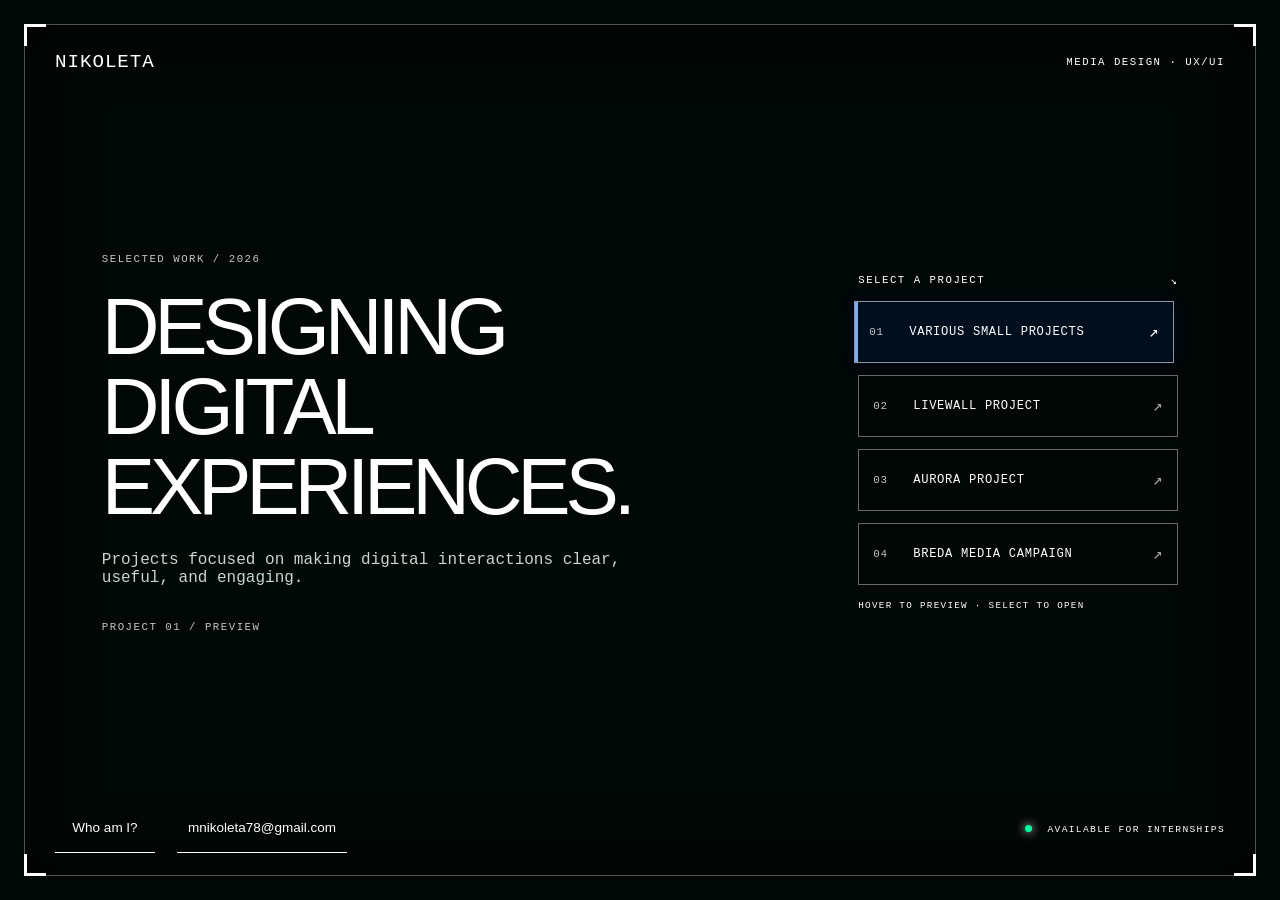
<file: index.html>
<!DOCTYPE html>
<html lang="en">
<head>
  <meta charset="UTF-8">
  <meta name="viewport" content="width=device-width, initial-scale=1.0">
  <meta name="description" content="Media Design and UX/UI portfolio.">
  <title>Nikoleta</title>
  <!-- <link rel="stylesheet" href="every-style.css"> -->
  <link rel="stylesheet" href="./homepage_only/style.css">
</head>
<body>
  <div class="site-shell">
    <!-- Full-screen video layer. JavaScript changes the source on project hover. -->
    <div class="cinematic-bg" aria-hidden="true">
      <video id="background-video" class="video-layer is-visible"
            muted loop playsinline preload="metadata"></video>
      <video id="background-video-next" class="video-layer"
            muted loop playsinline preload="metadata"></video>
    </div>


    <!-- Decorative overlay layers: subtle scanlines and dark gradient for legibility. -->
    <div class="scanlines" aria-hidden="true"></div>
    <div class="screen-shade" aria-hidden="true"></div>

    <!-- HUD frame and corner brackets. -->
    <main class="hud-frame">
      <span class="bracket tl" aria-hidden="true"></span>
      <span class="bracket tr" aria-hidden="true"></span>
      <span class="bracket bl" aria-hidden="true"></span>
      <span class="bracket br" aria-hidden="true"></span>

      <!-- Header -->
      <header class="site-header">
        <a class="wordmark" href="./index.html">NIKOLETA</a>
        <p class="header-note">MEDIA DESIGN · UX/UI</p>
      </header>

      <section class="home-layout" aria-label="Portfolio homepage">
        <!-- Main title changes to match the project currently being previewed. -->
        <div class="hero-copy" id="hero-copy" aria-live="polite">
          <p class="eyebrow">SELECTED WORK / 2026</p>
          <h1 id="project-title">Designing thoughtful digital experiences.</h1>
          <p class="hero-description" id="project-description">
            I create intuitive interfaces and visual experiences, combining user-centered design with a technical understanding of digital products.
          </p>
          <p class="project-status" id="project-status">PORTFOLIO / OVERVIEW</p>
        </div>

        <!-- Project navigation.
             ACTION: Change each title, description, href, and video path to your own.
             The href should point to each project's future HTML page. -->
        <nav class="project-navigation" aria-label="Projects">
          <p class="nav-heading">SELECT A PROJECT <span>↘</span></p>
          <ul class="project-list">
            
            <!-- DIGITAL DESIGN EXP -->
            <li style="--i: 1">
              <a class="project-button is-active"
                 href="../project_page_template_v2/project-1.html"
                 data-number="01"
                 
                 data-title="Designing digital experiences."
                 data-description="Projects focused on making digital interactions clear, useful, and engaging."
                 data-video="./homepage_only/videos/project-idk5.mp4"
                 aria-current="true">
                <span class="button-index">01</span>
                <span class="button-label">Various Small Projects</span>
                <span class="button-arrow" aria-hidden="true">↗</span>
              </a>
            </li>

            <!-- VISUAL STORIES WITH PURPOSE -->
            <li style="--i: 2">
              <a class="project-button"
                 href="../project_page_template_v2/project-2.html"
                 data-number="02"

                 data-title="Visual stories with purpose."
                 data-description="A visual communication project combining concept, composition, and storytelling."
                 data-video="./homepage_only/videos/project-idk4.mp4">
                <span class="button-index">02</span>
                <span class="button-label">LiveWall Project</span>
                <span class="button-arrow" aria-hidden="true">↗</span>
              </a>
            </li>

            <!-- Making complex information easier to use. -->
            <li style="--i: 3">
              <a class="project-button"
                 href="../project_page_template_v2/project-3.html"
                 data-number="03"

                 data-title="Taking first steps into branding"
                 data-description="A look into logo and brand development"
                 data-video="./homepage_only/videos/project-idk10.mp4">
                <span class="button-index">03</span>
                <span class="button-label">Aurora Project</span>
                <span class="button-arrow" aria-hidden="true">↗</span>
              </a>
            </li>

            <!-- Exploring ideas through design. -->
            <li style="--i: 4">
              <a class="project-button"
                 href="../project_page_template_v2/project-4.html"
                 data-number="04"

                 data-title="Exploring ideas through design."
                 data-description="An experimental project exploring a concept through digital design."
                 data-video="./homepage_only/videos/project-idk7.mp4">
                <span class="button-index">04</span>
                <span class="button-label">Breda Media Campaign</span>
                <span class="button-arrow" aria-hidden="true">↗</span>
              </a>
            </li>


          </ul>
          <p class="nav-hint">HOVER TO PREVIEW · SELECT TO OPEN</p>
        </nav>
      </section>

      <!-- About and Contact both lead to the same page, as requested. -->
      <footer class="site-footer">
        <div class="footer-actions">
          <!-- About me -->
          <a class="btn btn__effect--2" id="first-footer-button"
            href="../about_me_page/about.html"
            data-text="Who am I?">
            <span>A</span><span>b</span><span>o</span><span>u</span><span>t</span>
            <span>&nbsp;</span><span>m</span><span>e</span>
          </a>

          <!-- Contact me -->
          <a class="btn btn__effect--2" id="second-footer-button"
            href="../about_me_page/about.html#contact"
            data-text="mnikoleta78@gmail.com">
            <span>C</span><span>o</span><span>n</span><span>t</span><span>a</span><span>c</span><span>t</span>
            <span>&nbsp;</span><span>m</span><span>e</span>
          </a>
        </div>

        <p class="footer-note"><span class="status-dot" aria-hidden="true"></span> AVAILABLE FOR INTERNSHIPS</p>
      </footer>

    </main>
  </div>

  <!-- Homepage interactions are kept in a separate JavaScript file. -->
  <script src="./homepage_only/script.js"></script>
</body>
</html>
</file>
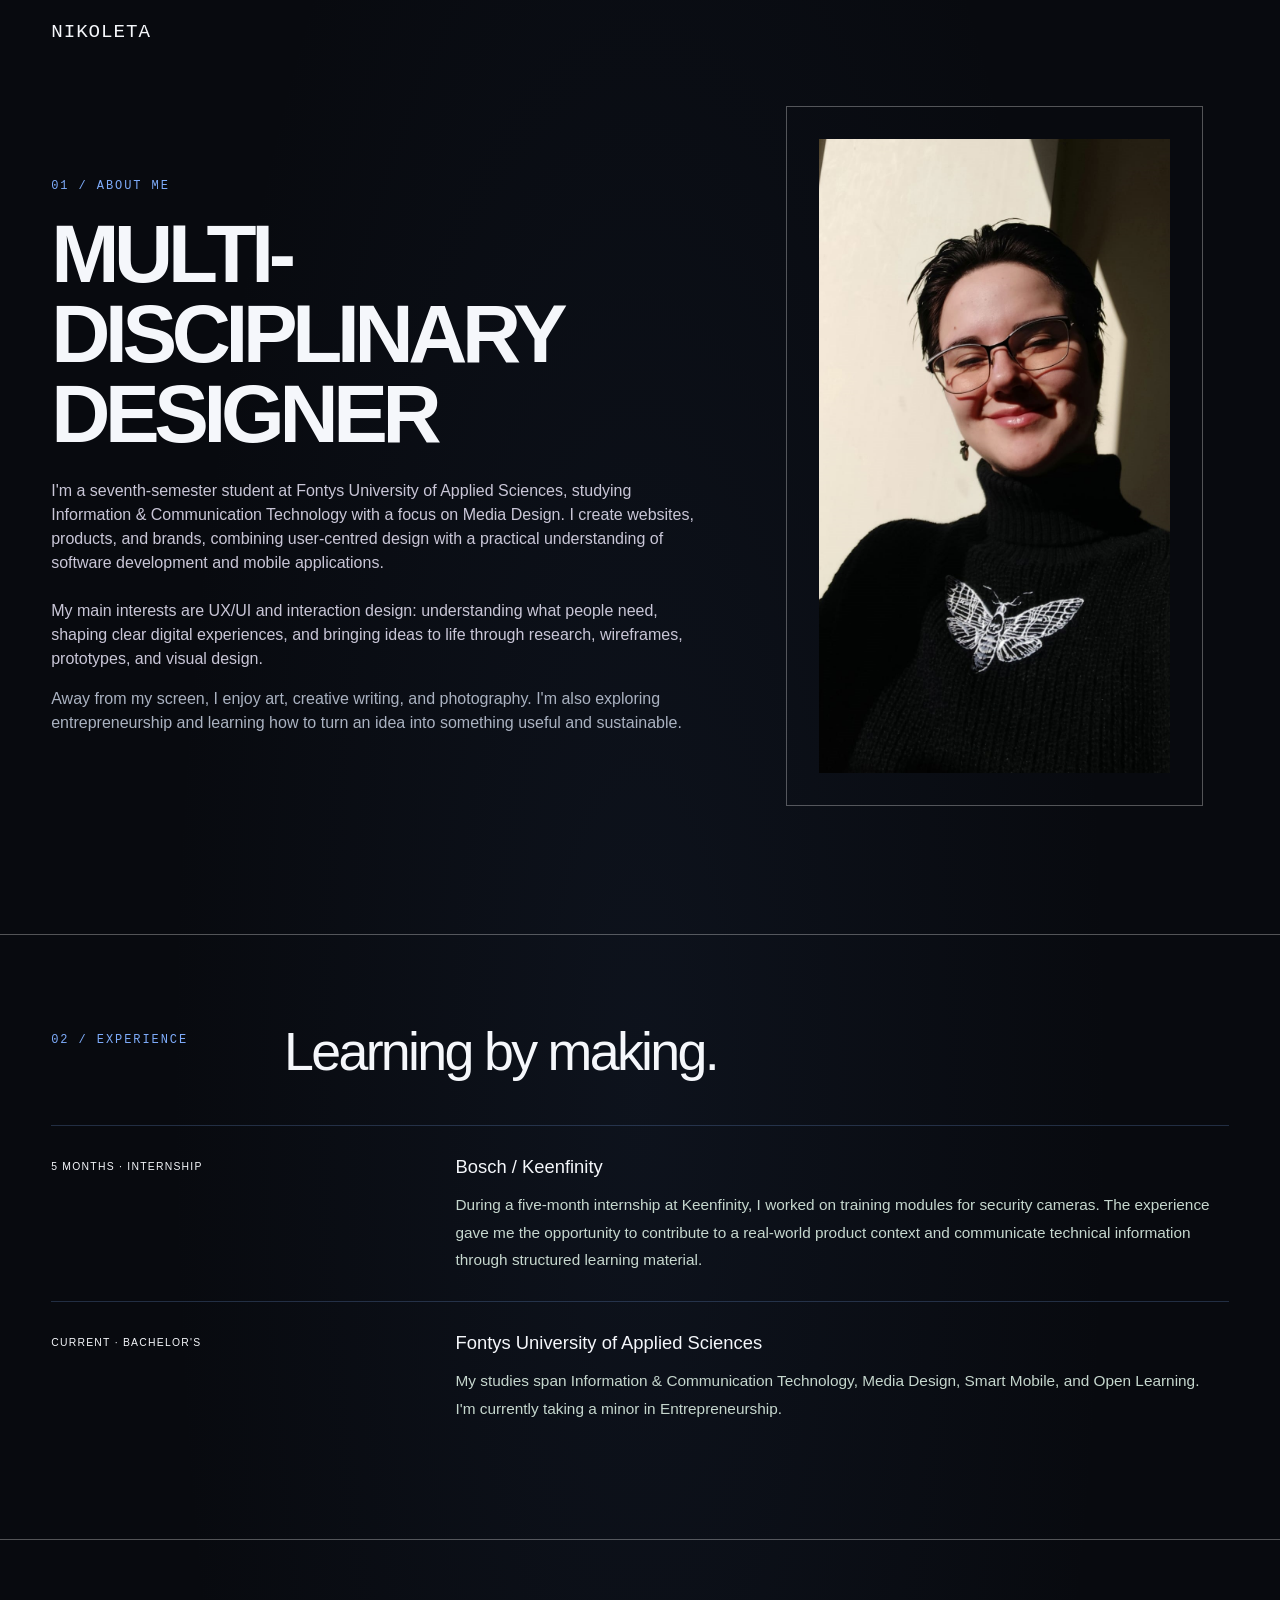
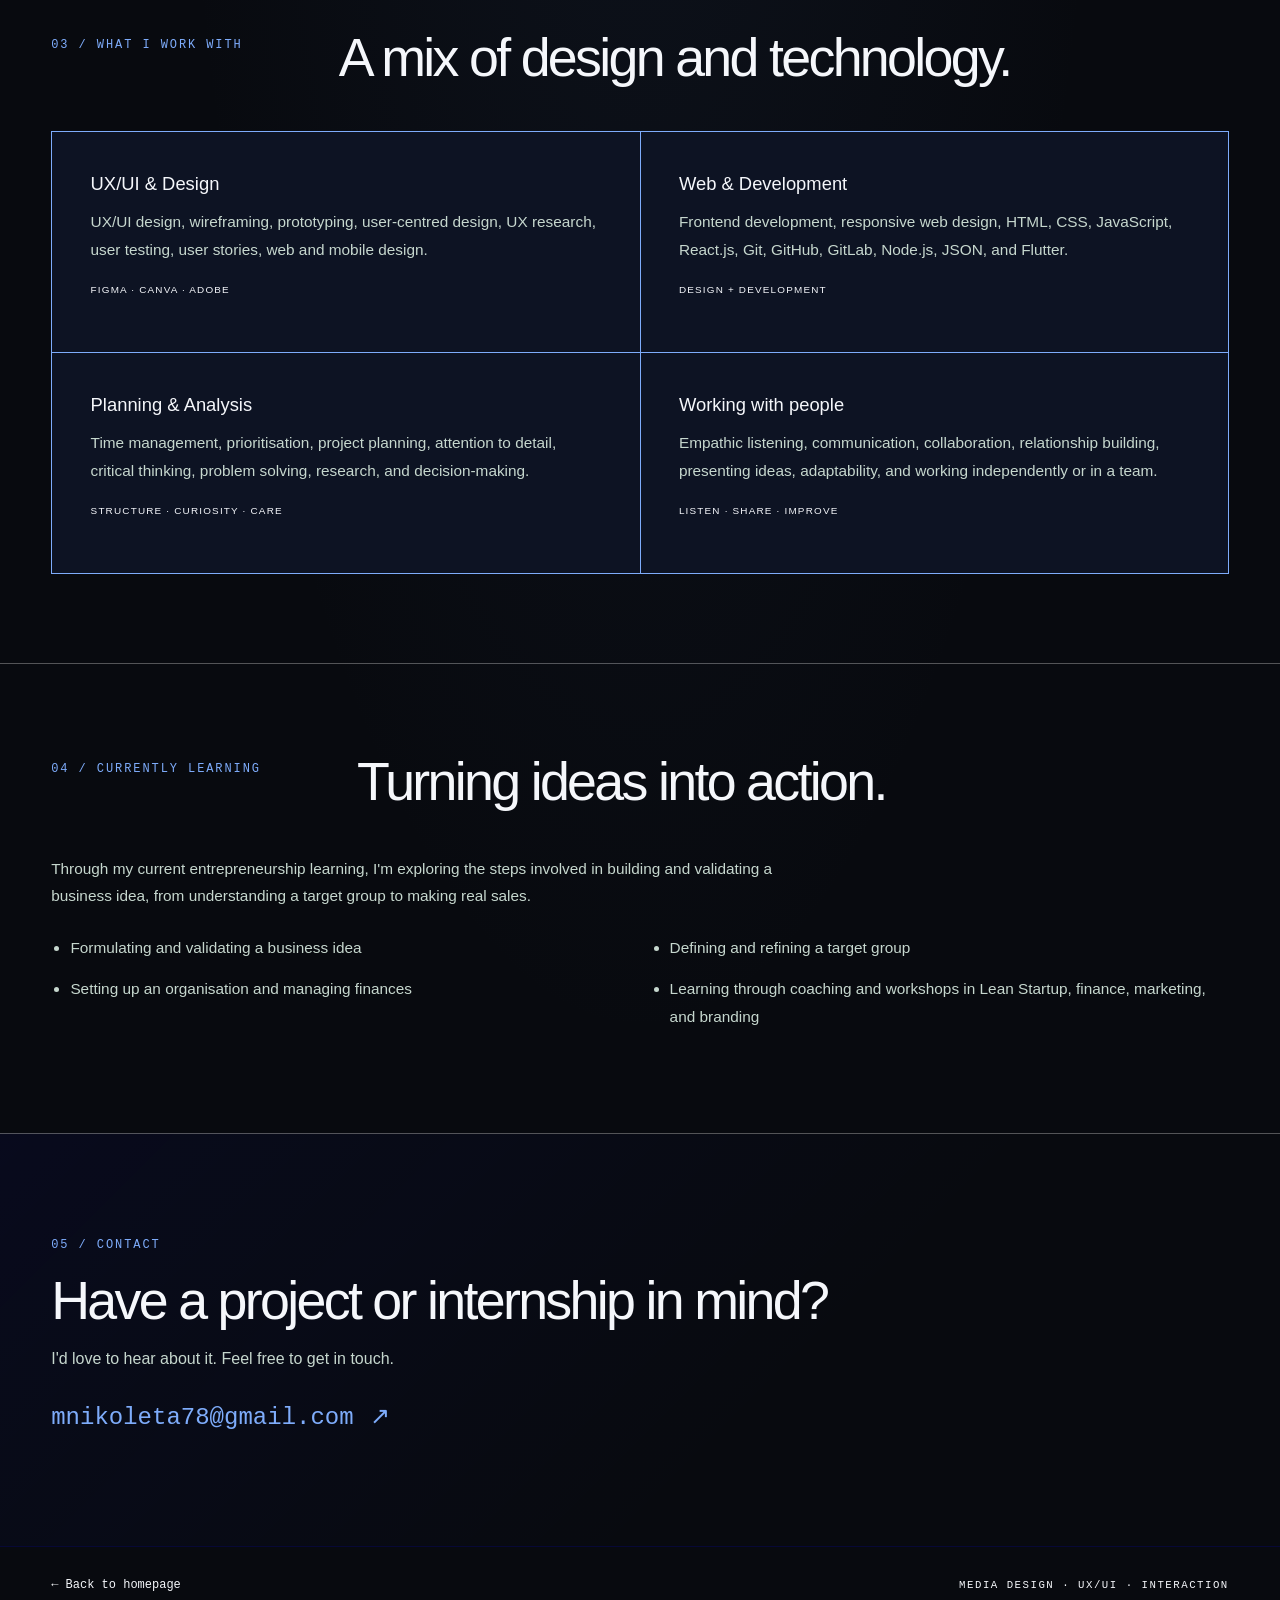
<file: about_me_page/about.html>
<!DOCTYPE html>
<html lang="en">
<head>
  <meta charset="UTF-8">
  <meta name="viewport" content="width=device-width, initial-scale=1.0">
  <meta name="description" content="About me — a multidisciplinary designer focused on Media Design, UX/UI, and interactive digital experiences.">
  <title>About Me</title>
  <link rel="stylesheet" href="../homepage_only/every-style.css">
  <link rel="stylesheet" href="about.css">
</head>
<body>
  <!-- Shared wordmark: it sits at the top left like it does on the homepage. -->
  <header class="site-header about-header">
    <a class="wordmark" href="../index.html">NIKOLETA</a>
    <!-- <p class="header-note">ABOUT ME · MULTI-DISCIPLINARY DESIGNER</p> -->
  </header>

  <div class="site-shell about-shell">
    <div class="scanlines" aria-hidden="true"></div>
    <div class="screen-shade" aria-hidden="true"></div>

    <main class="hud-frame about-frame">
      <span class="bracket tl" aria-hidden="true"></span>
      <span class="bracket tr" aria-hidden="true"></span>
      <span class="bracket bl" aria-hidden="true"></span>
      <span class="bracket br" aria-hidden="true"></span>

      <section class="about-hero" aria-labelledby="about-title">
        <div class="about-copy">
          <p class="eyebrow">01 / ABOUT ME</p>
          <h1 id="about-title">MULTI-DISCIPLINARY DESIGNER</h1>
          <p class="about-lead">
            I'm a seventh-semester student at Fontys University of Applied Sciences,
            studying Information & Communication Technology with a focus on Media Design.
            I create websites, products, and brands, combining user-centred design with
            a practical understanding of software development and mobile applications.
          </p>
          <p class="about-lead">
            My main interests are UX/UI and interaction design: understanding what people
            need, shaping clear digital experiences, and bringing ideas to life through
            research, wireframes, prototypes, and visual design.
          </p>
          <p class="about-personal">
            Away from my screen, I enjoy art, creative writing, and photography. I'm also
            exploring entrepreneurship and learning how to turn an idea into something
            useful and sustainable.
          </p>
        </div>

        <!-- Example: replace the div with <img src="images/about-portrait.jpg" alt="Portrait of Your Name"> -->
          <img class="about-image" src="../about_me_page/myimage.jpeg" alt="Portrait">
        
      </section>

      <section class="about-section" aria-labelledby="experience-title">
        <div class="section-heading">
          <p class="eyebrow">02 / EXPERIENCE</p><br><br>
          <h2 id="experience-title">Learning by making.</h2>
        </div>
        <article class="experience-entry">
          <div class="experience-date">5 MONTHS · INTERNSHIP</div>
          <div>
            <h3>Bosch / Keenfinity</h3>
            <p>
              During a five-month internship at Keenfinity, I worked on training modules
              for security cameras. The experience gave me the opportunity to contribute
              to a real-world product context and communicate technical information
              through structured learning material.
            </p>
          </div>
        </article>
        <article class="experience-entry">
          <div class="experience-date">CURRENT · BACHELOR'S</div>
          <div>
            <h3>Fontys University of Applied Sciences</h3>
            <p>
              My studies span Information & Communication Technology, Media Design,
              Smart Mobile, and Open Learning. I'm currently taking a minor in
              Entrepreneurship.
            </p>
          </div>
        </article>
      </section>

      <section class="about-section skills-section" aria-labelledby="skills-title">
        <div class="section-heading">
          <p class="eyebrow">03 / WHAT I WORK WITH</p> <br><br>
          <h2 id="skills-title">A mix of design and technology.</h2>
        </div>
        <div class="skills-grid">
          <article class="skill-group">
            <h3>UX/UI & Design</h3>
            <p>UX/UI design, wireframing, prototyping, user-centred design, UX research, user testing, user stories, web and mobile design.</p>
            <span class="skill-tools">FIGMA · CANVA · ADOBE</span>
          </article>
          <article class="skill-group">
            <h3>Web & Development</h3>
            <p>Frontend development, responsive web design, HTML, CSS, JavaScript, React.js, Git, GitHub, GitLab, Node.js, JSON, and Flutter.</p>
            <span class="skill-tools">DESIGN + DEVELOPMENT</span>
          </article>
          <article class="skill-group">
            <h3>Planning & Analysis</h3>
            <p>Time management, prioritisation, project planning, attention to detail, critical thinking, problem solving, research, and decision-making.</p>
            <span class="skill-tools">STRUCTURE · CURIOSITY · CARE</span>
          </article>
          <article class="skill-group">
            <h3>Working with people</h3>
            <p>Empathic listening, communication, collaboration, relationship building, presenting ideas, adaptability, and working independently or in a team.</p>
            <span class="skill-tools">LISTEN · SHARE · IMPROVE</span>
          </article>
        </div>
      </section>

      <section class="about-section learning-section" aria-labelledby="learning-title">
        <div class="section-heading">
          <p class="eyebrow">04 / CURRENTLY LEARNING</p><br><br>
          <h2 id="learning-title">Turning ideas into action.</h2>
        </div>
        <p class="learning-intro">
          Through my current entrepreneurship learning, I'm exploring the steps involved
          in building and validating a business idea, from understanding a target group
          to making real sales.
        </p>
        <ul class="learning-list">
          <li>Formulating and validating a business idea</li>
          <li>Defining and refining a target group</li>
          <li>Setting up an organisation and managing finances</li>
          <li>Learning through coaching and workshops in Lean Startup, finance, marketing, and branding</li>
        </ul>
      </section>

      <!-- The Contact section -->
      <section class="contact-section" id="contact" aria-labelledby="contact-title">
        <p class="eyebrow">05 / CONTACT</p>
        <h2 id="contact-title">Have a project or internship in mind?</h2>
        <p>I'd love to hear about it. Feel free to get in touch.</p>
        <a
          class="contact-email"
          href="mailto:mnikoleta78@gmail.com?subject=Portfolio%20Enquiry"
        >
          mnikoleta78@gmail.com
          <span aria-hidden="true">↗</span>
        </a>
      </section>

      <footer class="about-footer">
        <a href="../index.html" class="back-home">← Back to homepage</a>
        <span class="footer-note">MEDIA DESIGN · UX/UI · INTERACTION</span>
      </footer>

      
    </main>
  </div>
  
</body>
</html>
</file>
<file: homepage_only/style.css>
:root {
  --neon-green: #ffffff;
  --dark-void: #020806;
  --yellow: #7eacfb;
  --text: #ffffff;
  --muted: #ffffff;
  --hud-line: rgba(255, 255, 255, 0.3);
  --mono: "Courier New", Courier, monospace;
  --sans: Arial, Helvetica, sans-serif;
}

/* Shared scrollbar */
body::-webkit-scrollbar {
  width: 0.2rem;
}

body::-webkit-scrollbar-track {
  background: #1e1e24;
}

body::-webkit-scrollbar-thumb {
  background: linear-gradient(
    to bottom,
    #cbccff,
    #76a8fe
  );
}


.footer-note {
   --neon-green: #00ff9d;
}

* {
  margin: 0;
  padding: 0;
  box-sizing: border-box;
}

html {
  min-height: 100%;
  scroll-behavior: smooth;
}

body {
  min-height: 100vh;
  background: var(--dark-void);
  color: var(--text);
  font-family: var(--mono);
}

/* A stacking context keeps the background behind all content. */
.site-shell {
  position: relative;
  isolation: isolate;
  min-height: 100vh;
  overflow: hidden;
  background: var(--dark-void);
}

/* Full-viewport cinematic video background. */
.cinematic-bg {
  position: fixed;
  z-index: -3;
  inset: 0;
  overflow: hidden;
  background: var(--dark-void);
}

/* .cinematic-bg video {
  position: absolute;
  inset: 0;
  width: 100%;
  height: 100%;
  object-fit: cover;
  object-position: center;
  opacity: 0;
  filter: saturate(.85) contrast(1.08);
  transition: opacity 420ms ease;
} */


.cinematic-bg .video-layer {
  position: absolute;
  inset: 0;
  width: 100%;
  height: 100%;
  object-fit: cover;

  opacity: 0;
  transform: scale(1.03);

  filter: saturate(.85) contrast(1.08);

  transition:
    opacity 550ms ease,
    transform 900ms ease;
      
  pointer-events: none;
}


.cinematic-bg .video-layer.is-visible {
  opacity: .56;
  transform: scale(1);
}

/* Dark overlays make text legible regardless of video brightness. */
.screen-shade {
  position: fixed;
  z-index: -2;
  inset: 0;
  pointer-events: none;
  /* background:
    linear-gradient(90deg, rgba(2, 8, 6, .88), rgba(2, 8, 6, .45) 58%, rgba(2, 8, 6, .73)),
    linear-gradient(0deg, rgba(2, 8, 6, .76), transparent 45%, rgba(2, 8, 6, .28)); */
}

/* Fine scanlines are decorative; remove this layer if you prefer a cleaner look. */
.scanlines {
  position: fixed;
  z-index: -1;
  inset: 0;
  pointer-events: none;
  opacity: .11;
  background: repeating-linear-gradient(
    to bottom,
    transparent 0 3px,
    rgba(28, 28, 28, 0.15) 4px
  );
}

/* OVERLAY HERE Main HUD frame and corner brackets. */
.hud-frame {
  position: relative;
  display: flex;
  flex-direction: column;
  width: min(1500px, calc(100% - 48px));
  min-height: calc(100vh - 48px);
  margin: 24px auto;
  padding: 26px 30px 22px;
  border: 1px solid var(--hud-line);
  /* background: rgba(2, 12, 8, 0.353); */
  backdrop-filter: blur(3px);
  box-shadow: inset 0 0 70px rgba(0, 0, 0, 0.718);
}

/* corners */
.bracket {
  position: absolute;
  z-index: 3;
  width: 22px;
  height: 22px;
  border: 3px solid #ffffff;
  pointer-events: none;
}

.bracket.tl { top: -1px; left: -1px; border-right: 0; border-bottom: 0; }
.bracket.tr { top: -1px; right: -1px; border-left: 0; border-bottom: 0; }
.bracket.bl { bottom: -1px; left: -1px; border-right: 0; border-top: 0; }
.bracket.br { bottom: -1px; right: -1px; border-left: 0; border-top: 0; }

/* Header. */
.site-header {
  display: flex;
  align-items: center;
  justify-content: space-between;
  gap: 20px;
}

.wordmark {
  color: var(--text);
  text-decoration: none;
  font-size: clamp(.9rem, 1.6vw, 1.2rem);
  letter-spacing: .05em;
}

.wordmark:hover{
  color: #7eacfb;;
}

.header-note,
.eyebrow,
.project-status,
.nav-heading,
.nav-hint,
.footer-note {
  font-size: .67rem;
  letter-spacing: .14em;
  text-transform: uppercase;
}

.header-note { color: var(--muted); }

/* Main content: title on the left, project buttons on the right. */
.home-layout {
  flex: 1;
  display: grid;
  grid-template-columns: minmax(0, 1fr) minmax(250px, 320px);
  align-items: center;
  gap: clamp(36px, 6vw, 92px);
  padding: clamp(65px, 10vh, 115px) 4% 58px;
}

.hero-copy {
  max-width: 800px;
}

.eyebrow {
  margin-bottom: 22px;
  /* color: #7eacfb; */
  color: #ffffffc4;
}

.hero-copy h1 {
  max-width: 850px;
  font-size: clamp(2.8rem, 6.5vw, 6.8rem);
  line-height: .98;
  font-weight: 2500;
  letter-spacing: -.065em;
  text-wrap: balance;
  font: 5rem/1 var(--sans); 
  text-transform: uppercase;

}

.hero-description {
  max-width: 530px;
  margin-top: 24px;
  color: #c6d7ce;
  /* font: 1rem/1.75 var(--sans); */
}

/* I honestly am  not sure what this was */
.project-status {
  margin-top: 34px;
  /* color: #7eacfb; */
  color: #ffffffc4;
}

/* Project buttons use the neon HUD style. */
.project-navigation {
  width: 100%;
}

.nav-heading {
  display: flex;
  justify-content: space-between;
  margin-bottom: 14px;
  color: var(--muted);
}

/* .nav-heading span { 
  color: #7eacfb; 
} */

.project-list {
  display: flex;
  flex-direction: column;
  gap: 12px;
  list-style: none;
}

.project-list li {
  opacity: 0;
  transform: translateX(12px) scale(.98);
  animation: boot-sequence .42s ease forwards calc(var(--i) * .12s);
}

/* PROJECT BUTTONS */
.project-button {
  position: relative;
  display: grid;
  grid-template-columns: 30px minmax(0, 1fr) auto;
  align-items: center;
  gap: 10px;
  width: 100%;
  min-height: 62px;
  padding: 14px;
  border: 1px solid rgba(255, 255, 255, 0.4);
  background: rgba(2, 8, 6, .72);
  color: white;
  text-decoration: none;
  font-size: .76rem;
  letter-spacing: .055em;
  text-transform: uppercase;
  transition:
    background .2s ease,
    border-color .2s ease,
    transform .2s ease,
    box-shadow .2s ease;
}

.button-index {
  color: rgba(255, 255, 255, 0.762);
  font-size: .68rem;
}

.button-arrow {
  opacity: .65;
  font-size: 1rem;
}

.project-button:hover,
.project-button:focus-visible,
.project-button.is-active {
  border-color: #ffffff8f;
  background: rgba(0, 26, 68, 0.389);
  box-shadow: 0 0 22px rgba(0, 34, 255, 0.1), inset 3px 0 #7eacfb;
  transform: translateX(-4px);
  outline: none;
}

.project-button:hover .button-arrow,
.project-button:focus-visible .button-arrow,
.project-button.is-active .button-arrow {
  opacity: 1;
}

.nav-hint {
  margin-top: 15px;
  color: var(--muted);
  font-size: .58rem;
}

/* Yellow underline that fills the About and Contact buttons on hover. */
.site-footer {
  display: flex;
  align-items: center;
  justify-content: space-between;
  gap: 20px;
  flex-wrap: wrap;
  margin-top: auto;
  padding-top: 25px;
}

/* footer */
.footer-actions {
  display: flex;
  flex-wrap: wrap;
  gap: 22px;
}


/* ABOUT AND CONTACT BUTTONS */
/* Shared style for About me and Contact me */
.btn {
  position: relative;
  display: inline-flex;
  flex: 1 1 0;
  justify-content: center;
  align-items: center;
  min-width: 0;
  min-height: 48px;
  margin: 0;
  padding: 12px 16px;

  border: none;
  border-bottom: 1px solid white;
  border-radius: 0;
  background: transparent;
  color: white;

  font: 13.5px/1.2 var(--sans);
  text-align: center;
  text-decoration: none;
  cursor: pointer;

  transition: border-color 0.3s ease;
}

.btn:hover,
.btn:focus-visible {
  border-bottom-color: #7eacfb;
}

.btn:focus-visible {
  outline: 1px solid #7eacfb;
  outline-offset: 4px;
}
/* 
.btn:focus-visible {
  outline: 2px solid #7eacfb;
  outline-offset: 4px;
} */

/* EFFECT 2 — ABOUT: SWITCH TEXT */
#first-footer-button{
  overflow: hidden;
  min-width: 100px;
}

#second-footer-button{
  overflow: hidden;
  min-width: 170px;
}

 
.btn__effect--2::before {
  content: attr(data-text);
  position: absolute;
  inset: 0;
  display: flex;
  align-items: center;
  justify-content: center;
  transition: transform 0.4s cubic-bezier(0.85, 0, 0.2, 1),
              opacity 0.4s ease;
}

.btn__effect--2 span {
  display: inline-block;
  opacity: 0;
  transform: translateY(-10px);
  transition: transform 0.4s cubic-bezier(0.85, 0, 0.2, 1),
              opacity 0.4s ease;
}

/* Original label moves down and fades */
.btn__effect--2:hover::before,
.btn__effect--2:focus-visible::before {
  opacity: 0;
  transform: translateY(40px);
}

/* Individual letters move into place */
.btn__effect--2:hover span,
.btn__effect--2:focus-visible span {
  opacity: 1;
  transform: translateY(0);
}

/* Stagger the letters for a cascading animation */
.btn__effect--2 span:nth-of-type(1) { transition-delay: 0.04s; }
.btn__effect--2 span:nth-of-type(2) { transition-delay: 0.08s; }
.btn__effect--2 span:nth-of-type(3) { transition-delay: 0.12s; }
.btn__effect--2 span:nth-of-type(4) { transition-delay: 0.16s; }
.btn__effect--2 span:nth-of-type(5) { transition-delay: 0.20s; }
.btn__effect--2 span:nth-of-type(6) { transition-delay: 0.24s; }
.btn__effect--2 span:nth-of-type(7) { transition-delay: 0.28s; }
.btn__effect--2 span:nth-of-type(8) { transition-delay: 0.32s; }
.btn__effect--2 span:nth-of-type(9) { transition-delay: 0.36s; }
.btn__effect--2 span:nth-of-type(10) { transition-delay: 0.40s; }





/* Buttons END */

.footer-note {
  color: var(--muted);
  font-size: .60rem;
}

/* available for internships */
.status-dot {
  display: inline-block;
  width: 7px;
  height: 7px;
  margin-right: 8px;
  border-radius: 50%;
  background: var(--neon-green);
  box-shadow: 0 0 10px rgb(255, 255, 255);
}

/* Brief, restrained digital glitch when the active preview changes. */
.site-shell.glitching .hero-copy {
  animation: text-glitch .38s steps(2, end);
}

/* .site-shell.glitching .cinematic-bg video.is-visible {
  animation: video-glitch .38s steps(2, end);
} */

@keyframes boot-sequence {
  to { opacity: 1; transform: translateX(0) scale(1); }
}

/* TITLE GLITCH */
@keyframes text-glitch {
  0% { transform: translateX(0); filter: none; }
  22% { transform: translateX(-3px); filter: drop-shadow(3px 0 rgba(0, 8, 255, 0.7)); }
  48% { transform: translateX(2px); filter: drop-shadow(-3px 0 rgba(255, 0, 110, .45)); }
  72% { transform: translateX(-1px); }
  100% { transform: translateX(0); filter: none; }
}

/* @keyframes video-glitch {
  0% { clip-path: inset(0 0 0 0); transform: translateX(0); }
  25% { clip-path: inset(12% 0 62% 0); transform: translateX(4px); }
  50% { clip-path: inset(52% 0 20% 0); transform: translateX(-3px); }
  75% { clip-path: inset(78% 0 8% 0); transform: translateX(2px); }
  100% { clip-path: inset(0 0 0 0); transform: translateX(0); }
} */

/* Tablet layout: stack the hero and project list for more room. */
@media (max-width: 850px) {
  .hud-frame {
    width: calc(100% - 24px);
    min-height: calc(100vh - 24px);
    margin: 12px auto;
    padding: 20px 18px;
  }

  .home-layout {
    grid-template-columns: 1fr;
    gap: 42px;
    padding: 64px 2% 38px;
  }

  .hero-copy h1 {
    font-size: clamp(2.8rem, 10vw, 5rem);
  }

  .project-list {
    display: grid;
    grid-template-columns: repeat(2, minmax(0, 1fr));
  }

  .project-button {
    min-height: 58px;
    padding: 11px 10px;
    font-size: .67rem;
  }
}

/* Phone layout: compact header, buttons and footer. */
@media (max-width: 500px) {
  .header-note { display: none; }

  .wordmark {
    font-size: .82rem;
    letter-spacing: .025em;
  }

  .home-layout {
    gap: 36px;
    padding-top: 58px;
  }

  .hero-copy h1 {
    font-size: clamp(2.55rem, 12vw, 4rem);
  }

  .hero-description {
    font-size: .94rem;
  }

  .project-list {
    grid-template-columns: 1fr;
    gap: 9px;
  }

  .project-button {
    min-height: 52px;
    padding: 10px 12px;
    font-size: .72rem;
  }

  .site-footer {
    align-items: stretch;
  }

  .footer-actions {
    width: 100%;
  }

  .btn-115 {
    flex: 1;
    padding: 11px 12px;
    font-size: 14px;
  }

  .footer-note {
    width: 100%;
    padding-bottom: 4px;
  }
}

/* Respect visitors who prefer reduced motion. */
@media (prefers-reduced-motion: reduce) {
  *,
  *::before,
  *::after {
    scroll-behavior: auto !important;
    animation-duration: .01ms !important;
    animation-iteration-count: 1 !important;
    transition-duration: .01ms !important;
  }

  .project-list li {
    opacity: 1;
    transform: none;
  }
}
</file>
<file: homepage_only/every-style.css>
/* ==================================================
   SHARED DESIGN SYSTEM
   Used by the homepage and all project pages
   ================================================== */

:root {
  /* Colours */
  --page-bg: #080a0f;
  --surface: #10141d;
  --text: #ffffff;
  --muted: #aab2c1;
  --accent: #7eacfb;
  --line: rgba(255, 255, 255, 0.16);
  --hud-line: rgba(255, 255, 255, 0.3);

  /* Typography */
  --mono: "Courier New", Courier, monospace;
  --sans: Arial, Helvetica, sans-serif;

  /* Shared layout */
  --page-gutter: clamp(1.1rem, 4vw, 4.5rem);
  --header-height: 44px;
  --content-width: 1500px;

  /* Shared interaction */
  --transition-fast: 0.2s ease;
}

/* Global reset */
*,
*::before,
*::after {
  box-sizing: border-box;
}

* {
  margin: 0;
  padding: 0;
}

html {
  min-height: 100%;
  scroll-behavior: smooth;
  background: var(--page-bg);
  color: var(--text);
}

body {
  min-height: 100vh;
  color: var(--text);
  font-family: var(--mono);
  line-height: 1.5;
}

a {
  color: inherit;
}

/* Shared HOME navigation */
.site-header {
  position: relative;
  z-index: 20;
  display: flex;
  align-items: center;
  justify-content: flex-start;
  width: 100%;
  min-height: var(--header-height);
  padding: 1rem var(--page-gutter);
}

.wordmark {
  display: inline-flex;
  align-items: center;
  min-height: 44px;
  color: var(--text);
  font-family: var(--mono);
  font-size: clamp(0.9rem, 1.6vw, 1.2rem);
  font-weight: 400;
  letter-spacing: 0.05em;
  text-decoration: none;
  transition: color var(--transition-fast);
  margin-top: 2rem;
  position: fixed;
}

.wordmark:hover,
.wordmark:focus-visible {
  color: var(--accent);
}

.wordmark:focus-visible {
  outline: 1px solid var(--accent);
  outline-offset: 4px;
}

/* Shared small uppercase labels */
.eyebrow,
.header-note,
.project-status,
.nav-heading,
.nav-hint,
.footer-note {
  font-family: var(--mono);
  font-size: 0.67rem;
  font-weight: 400;
  letter-spacing: 0.14em;
  text-transform: uppercase;
}

.eyebrow {
  color: var(--accent);
}

/* Shared text links */
/* .back-link {
  display: inline-flex;
  align-items: center;
  gap: 0.55rem;
  min-height: 44px;
  color: var(--muted);
  font-family: var(--mono);
  text-decoration: none;
  transition: color var(--transition-fast);
}

.back-link:hover,
.back-link:focus-visible {
  color: var(--accent);
} */

/* Shared scrollbar */
body::-webkit-scrollbar {
  width: 0.2rem;
}

body::-webkit-scrollbar-track {
  background: #1e1e24;
}

body::-webkit-scrollbar-thumb {
  background: linear-gradient(
    to bottom,
    #cbccff,
    #76a8fe
  );
}

/* Shared keyboard accessibility */
:focus-visible {
  scroll-margin-block: 1rem;
}

/* Respect reduced-motion preferences */
@media (prefers-reduced-motion: reduce) {
  *,
  *::before,
  *::after {
    scroll-behavior: auto !important;
    animation-duration: 0.01ms !important;
    animation-iteration-count: 1 !important;
    transition-duration: 0.01ms !important;
  }
}
</file>
<file: about_me_page/about.css>
/* ABOUT PAGE
   The homepage stylesheet provides the shared HUD frame, brackets, typography
   and wordmark. This file only styles the About page content. */
:root {
  --page-bg: #080a0f;
  --text: #f5f7fb;
  --muted: #aab2c1;
  --accent: #7eacfb;
  --line: rgba(255, 255, 255, 0.16);
  --stage-scroll-length: 190vh;
  --page-gutter: clamp(1.1rem, 4vw, 4.5rem);
  --mono: "Courier New", Courier, monospace;
  --sans: Arial, Helvetica, sans-serif;
}

body {
  margin: 0;
  background:
    radial-gradient(
      ellipse at 50% 34%,
      rgba(50, 76, 120, 0.13),
      transparent 52%
    ),
    var(--page-bg);
  color: var(--text);
  font-family: Arial, Helvetica, sans-serif;
  line-height: 1.5;
}

a {
  color: inherit;
  font-family: 'Courier New', Courier, monospace;
}

/* .wordmark{
  margin-top: 50px;
}
 */

.project-header {
  position: relative;
  z-index: 5;
  width: min(100%, 1050px);
  margin-inline: auto;
  padding: 1.5rem var(--page-gutter) 3rem;
}

.about-shell {
  min-height: 100vh;
  background:
    radial-gradient(ellipse at 76% 24%, #468aff, transparent 38%),
    var(--dark-void);
}
.about-shell .screen-shade {
  position: absolute;
  background: linear-gradient(180deg, #7eacfb, #2e66c7);
}
.about-frame {
  min-height: calc(100vh - 48px);
}
.about-header {
  padding-bottom: clamp(3rem, 7vw, 6rem);
}
.about-header .header-note {
  text-align: right;
}
.about-hero {
  display: grid;
  grid-template-columns: minmax(0, 1.25fr) minmax(0, 0.75fr);
  gap: clamp(2rem, 5vw, 5rem);
  align-items: center;
  padding: 0 4% clamp(5rem, 10vw, 9rem);
  width: 100%;
  min-width: 0;
}
.about-copy {
  max-width: 800px;
  min-width: 0;
}

.about-copy .eyebrow {
  margin-bottom: 1.2rem;
  right: 2vw;
}

.about-copy h1 {
  max-width: 850px;
  font-size: clamp(2.8rem, 6.4vw, 6.5rem);
  line-height: 0.98;
  font-weight: 800;
  letter-spacing: -0.065em;
  /* text-wrap: balance; */
}
.about-lead,
.about-personal {
  max-width: 650px;
  color: #c9c6d7;
}
.about-lead {
  margin-top: 1.5rem;
}
.about-personal {
  margin-top: 1rem;
  color: var(--muted);
}

/* Image placeholder: replace this div with an img element when ready. */
img {
  position: relative;
  display: flex;
  flex-direction: column;
  align-items: center;
  justify-content: center;
  gap: 0.8rem;
  min-height: clamp(320px, 43vw, 600px);
  min-height: 20vh;
  max-width: 500px;
  padding: 2rem;
  padding-right: 2rem;
  border: 1px solid var(--hud-line);
  font-size: 0.7rem;
  right: 2vw;
}

.about-image {
  display: block;
  width: 100%;
  max-width: 500px;

  height: 700px;
  aspect-ratio: 4 / 5;
  object-fit: cover;

  justify-self: center;
  min-width: 0;

  border: 1px solid var(--hud-line);
}

.about-section {
  padding: clamp(3.5rem, 7vw, 6.5rem) 4%;
  border-top: 1px solid var(--hud-line);
}
.section-heading {
  /* display: grid; */
  /* grid-template-columns: minmax(160px, 0.65fr) minmax(0, 1.35fr); */
  /* display: block; */
  display: flex;
  gap: 3rem;
  align-items: start;
  margin-bottom: 2.8rem;
}
.section-heading .eyebrow {
  display: flex;
  
  margin: 0.4rem 0 0;
  align-items: center;
  justify-content: center;
  align-content: center;
}
.section-heading h2,
.contact-section h2 {
  max-width: 780px;
  font-size: clamp(2rem, 4.2vw, 4.3rem);
  line-height: 1.04;
  font-weight: 500;
  letter-spacing: -0.05em;
}
.experience-entry {
  display: grid;
  grid-template-columns: minmax(150px, 0.65fr) minmax(0, 1.35fr);
  gap: 2rem;
  padding: 1.7rem 0;
  border-top: 1px solid #7eacfb38;
}
.experience-date {
  padding-top: 0.35rem;
  color: var(--neon-green);
  font-size: 0.65rem;
  letter-spacing: 0.12em;
}
.experience-entry h3,
.skill-group h3 {
  margin-bottom: 0.65rem;
  font-size: 1.15rem;
  font-weight: 500;
}
.experience-entry p,
.skill-group p,
.learning-intro,
.learning-list {
  color: #c6d7ce;
  font: 0.96rem/1.8 var(--sans);
}
.experience-entry p {
  max-width: 760px;
}

.skills-grid {
  display: grid;
  grid-template-columns: repeat(2, minmax(0, 1fr));
  gap: 1px;
  border: 1px solid #7eacfb;
  background: #7eacfb;
}
.skill-group {
  min-height: 220px;
  padding: clamp(1.3rem, 3vw, 2.4rem);
  background: rgba(2, 3, 12, 0.9);
}
.skill-group p {
  max-width: 540px;
}
.skill-tools {
  display: inline-block;
  margin-top: 1.2rem;
  color: var(--neon-green);
  font-size: 0.62rem;
  letter-spacing: 0.12em;
}

.learning-section {
  padding-bottom: clamp(4rem, 8vw, 7rem);
}
.learning-intro {
  max-width: 760px;
  margin: 0 0 1.5rem;
}
.learning-list {
  display: grid;
  grid-template-columns: repeat(2, minmax(0, 1fr));
  gap: 0.85rem 2.5rem;
  margin: 0;
  padding-left: 1.2rem;
}
.learning-list li::marker {
  color: var(--neon-green);
}

.contact-section {
  padding: clamp(3.5rem, 8vw, 7rem) 4%;
  border-top: 1px solid var(--hud-line);
  background: linear-gradient(135deg, rgba(0, 17, 255, 0.06), transparent 62%);
}
.contact-section .eyebrow {
  margin-bottom: 1.2rem;
}
.contact-section h2 {
  max-width: 850px;
}
.contact-section > p:not(.eyebrow) {
  margin-top: 1rem;
  color: #c6d7ce;
  font: 1rem/1.7 var(--sans);
}
.contact-email {
  display: inline-flex;
  align-items: center;
  gap: 1rem;
  margin-top: 1.7rem;
  padding-bottom: 0.5rem;
  border-bottom: 1px solid var(--neon-green);
  color: var(--neon-green);
  font-size: clamp(1rem, 2.2vw, 1.5rem);
  text-decoration: none;
  overflow-wrap: anywhere;
}
.contact-email span {
  transition: transform 0.2s ease;
}
.contact-email:hover span {
  transform: translate(3px, -3px);
}

.about-footer {
  display: flex;
  align-items: center;
  justify-content: space-between;
  gap: 1rem;
  padding: 1.8rem 4% 0.8rem;
  border-top: 1px solid rgba(0, 4, 255, 0.16);
}
.back-home {
  color: var(--text);
  font-size: 0.75rem;
  text-decoration: none;
}

/* Main About Me title — matches project-page typography */
.about-title {
  max-width: 900px;
  margin: 0;
  font-size: clamp(2.8rem, 8vw, 7.5rem);
  line-height: 0.94;
  letter-spacing: -0.065em;
  font-family: Helvetica, Arial, sans-serif;
  font-weight: 800;
  text-transform: uppercase;
  text-wrap: balance;
}

/* EYEBROW */
.eyebrow {
  color: var(--accent);
  font-size: 0.75rem;
  letter-spacing: 0.16em;
  text-transform: uppercase;
}

.back-home:hover {
  color: var(--neon-green);
}

.contact-email{
  color: #7eacfb;
}

@media (max-width: 1250x){
 
  .portrait-placeholder {
    min-height: 420px;
    max-width: 620px;
    width: 100%;
  }
  .section-heading {
    grid-template-columns: 1fr;
    gap: 0.8rem;
  }
}

/* Tablet and phone layouts stack content while preserving comfortable spacing. */
@media (max-width: 900px) {
  .about-hero {
    grid-template-columns: minmax(0, 1fr) minmax(180px, 0.65fr);
    gap: 2rem;
    padding-inline: 2%;
  }

  .about-hero p {
    margin-right: 2rem;
  }
  .about-image {
    max-width: 400px;
    max-height: 600px;
  }

  .portrait-placeholder {
    min-height: 420px;
    max-width: 620px;
    width: 100%;
  }
  .section-heading {
    grid-template-columns: 1fr;
    gap: 0.8rem;
  }
}


@media (max-width: 760px) {
  .about-frame {
    width: calc(100% - 24px);
    min-height: calc(100vh - 24px);
    margin: 12px auto;
    padding: 20px 16px;
  }
  .about-header {
    align-items: flex-start;
    padding-bottom: 3.5rem;
  }
  .about-header .header-note {
    max-width: 120px;
    line-height: 1.6;
  }
 .about-hero {
    grid-template-columns: minmax(0, 1fr);
    gap: 2.5rem;
    padding-inline: 5%;
    /* text-align: center; */
  }
  
  .portrait-placeholder {
    min-height: 320px;
  }
}

@media (max-width: 700px) {
  .about-frame {
    width: calc(100% - 24px);
    min-height: calc(100vh - 24px);
    margin: 12px auto;
    padding: 20px 16px;
  }
  .about-header {
    align-items: flex-start;
    padding-bottom: 3.5rem;
  }
  .about-header .header-note {
    max-width: 120px;
    line-height: 1.6;
  }
 .about-hero {
    grid-template-columns: minmax(0, 1fr);
    gap: 2.5rem;
    padding-inline: 5%;
    /* text-align: center; */
  }
  
  .portrait-placeholder {
    min-height: 320px;
  }
  .about-section,
  .contact-section {
    padding-inline: 2%;
  }
  .experience-entry {
    grid-template-columns: 1fr;
    gap: 0.7rem;
  }
  .skills-grid,
  .learning-list {
    grid-template-columns: 1fr;
  }
  .skill-group {
    min-height: 0;
  }
  .about-footer {
    align-items: flex-start;
    flex-direction: column;
    padding-inline: 2%;
  }
}
</file>
